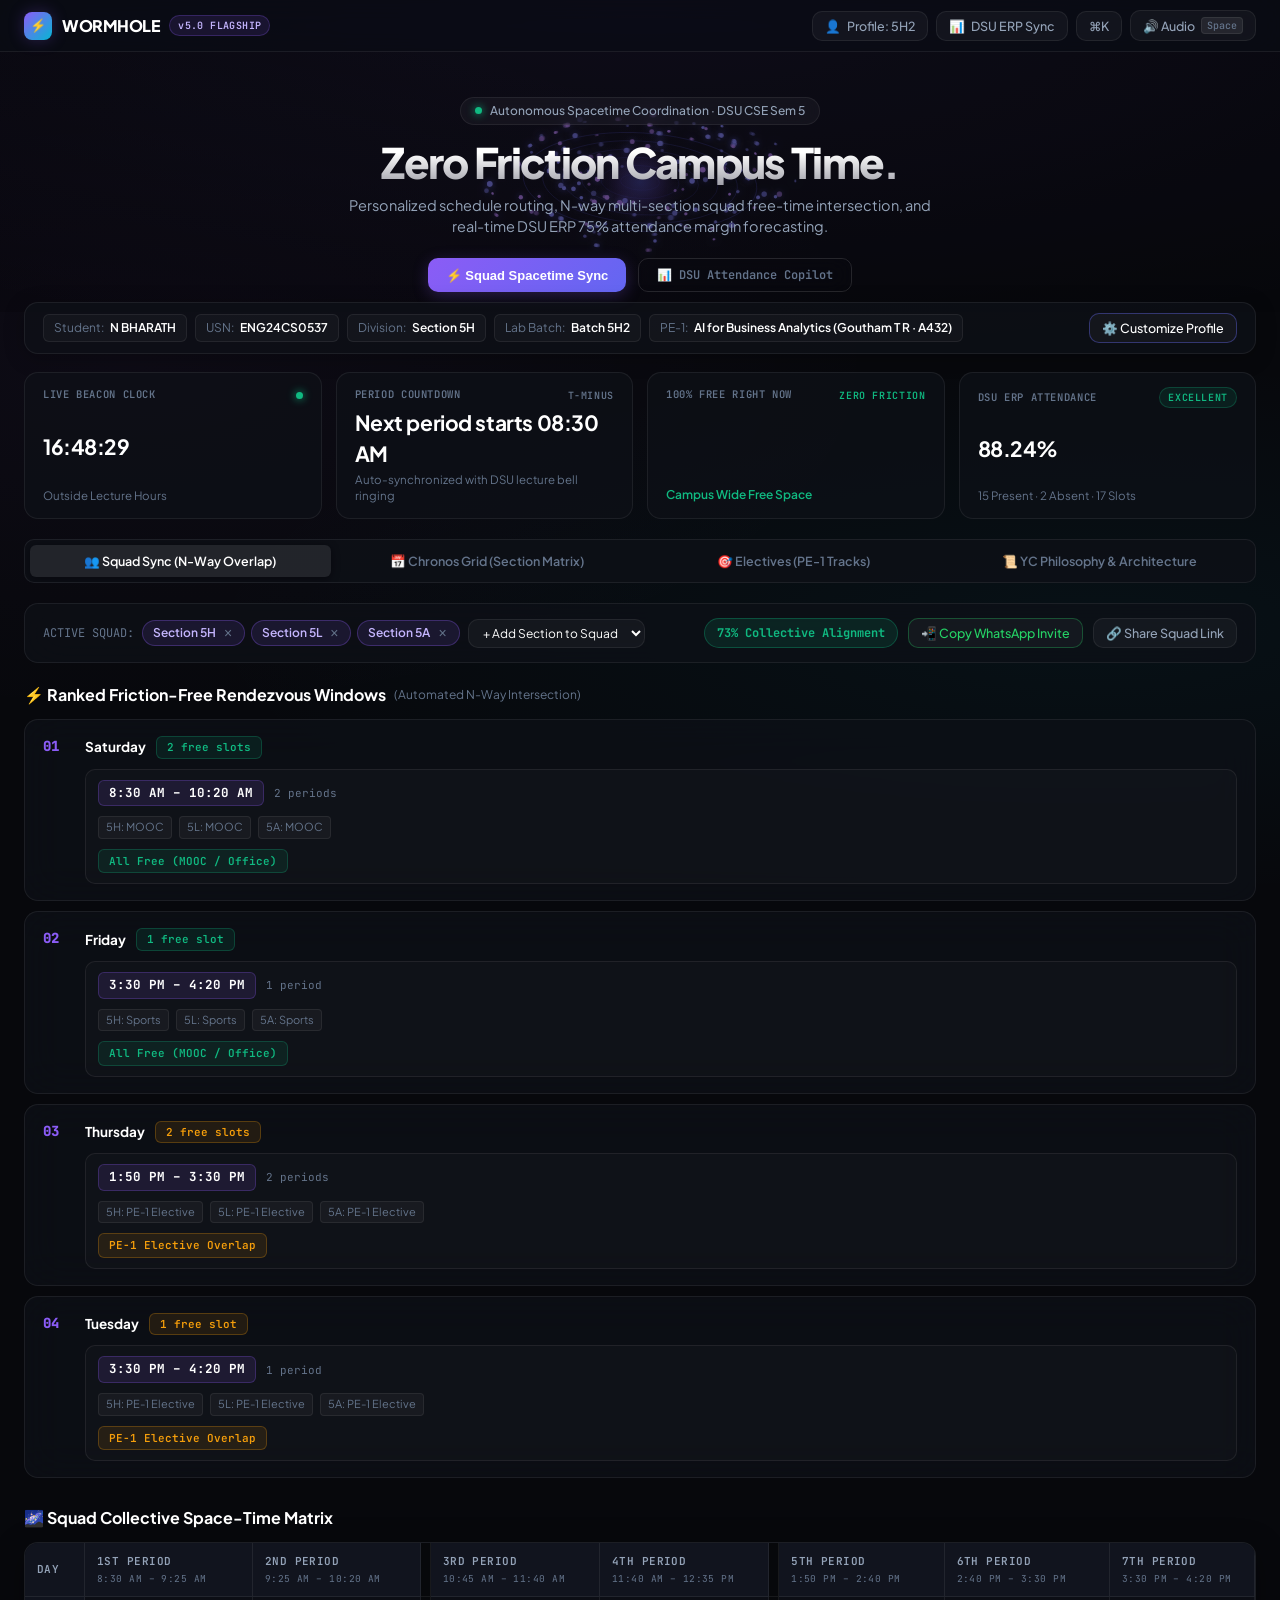
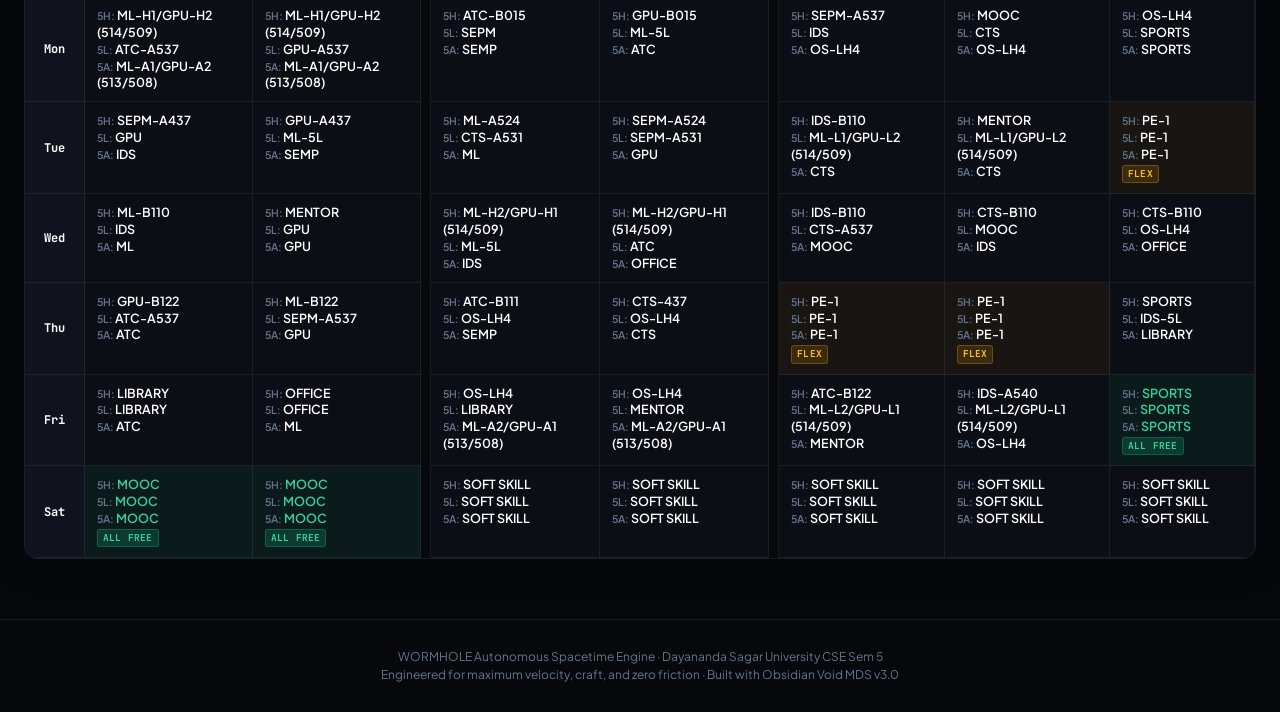
<file: index.html>
<!DOCTYPE html>
<html lang="en">
<head>
  <meta charset="UTF-8">
  <meta name="viewport" content="width=device-width, initial-scale=1.0">
  <title>Wormhole — Autonomous Spacetime Coordination Engine</title>
  <meta name="description" content="YC-grade autonomous spacetime coordination operating system for university schedules, multi-section squad sync, DSU ERP attendance bunk simulation, and profile personalization.">

  <!-- Google Fonts: Inter & JetBrains Mono -->
  <link rel="preconnect" href="https://fonts.googleapis.com">
  <link rel="preconnect" href="https://fonts.gstatic.com" crossorigin>
  <link href="https://fonts.googleapis.com/css2?family=Inter:wght@300;400;500;600;700;800&family=JetBrains+Mono:wght@400;500;600;700&display=swap" rel="stylesheet">

  <!-- Obsidian Void Design System -->
  <link rel="stylesheet" href="styles/main.css">
  <link rel="stylesheet" href="styles/components.css">
</head>
<body>

  <!-- Navigation Bar -->
  <header class="app-nav">
    <div class="container nav-layout">
      <a href="#" class="brand-wrap">
        <div class="brand-icon">⚡</div>
        <span>WORMHOLE</span>
        <span class="badge-version">v5.0 FLAGSHIP</span>
      </a>

      <div class="nav-controls">
        <button class="nav-btn" onclick="openProfileModal()">
          <span>👤</span> <span id="profileNavTag">Profile: 5H2</span>
        </button>
        <button class="nav-btn" onclick="openAttendanceModal()">
          <span>📊</span> <span id="attendanceNavTag">DSU ERP Sync</span>
        </button>
        <button class="nav-btn" onclick="openCommandPalette()">
          <span>⌘K</span> <span style="display:none;" class="kbd-badge">Palette</span>
        </button>
        <button id="audioToggleBtn" class="nav-btn">
          🔊 Audio <span class="kbd-badge">Space</span>
        </button>
      </div>
    </div>
  </header>

  <!-- Hero Canvas & Mission Header -->
  <section class="hero-wrapper">
    <canvas id="vortexCanvas"></canvas>
    <div class="container hero-body">
      <div class="hero-badge">
        <span class="status-dot"></span>
        Autonomous Spacetime Coordination · DSU CSE Sem 5
      </div>
      <h1 class="hero-title">Zero Friction Campus Time.</h1>
      <p class="hero-sub">
        Personalized schedule routing, N-way multi-section squad free-time intersection, and real-time DSU ERP 75% attendance margin forecasting.
      </p>
      <div style="display:flex; justify-content:center; gap:12px; flex-wrap:wrap;">
        <button class="btn-solid" onclick="document.querySelector('[data-view=\'squad\']').click()">
          ⚡ Squad Spacetime Sync
        </button>
        <button class="btn-outline" onclick="openAttendanceModal()">
          📊 DSU Attendance Copilot
        </button>
      </div>
    </div>
  </section>

  <!-- Main Operating Console -->
  <main class="container" style="position:relative; z-index:10; margin-top:-10px;">

    <!-- Student Profile Personalization Strip -->
    <div class="profile-bar">
      <div class="profile-meta-wrap">
        <div class="profile-tag">
          Student: <b id="profileStudentName">N BHARATH</b>
        </div>
        <div class="profile-tag">
          USN: <b id="profileStudentUsn">ENG24CS0537</b>
        </div>
        <div class="profile-tag">
          Division: <b id="profileStudentSection">Section 5H</b>
        </div>
        <div class="profile-tag">
          Lab Batch: <b id="profileStudentBatch">Batch 5H2</b>
        </div>
        <div class="profile-tag">
          PE-1: <b id="profileStudentElective">AI for Business Analytics (Prof. Gowtham)</b>
        </div>
      </div>
      <button class="nav-btn" onclick="openProfileModal()" style="color:var(--accent-indigo); border-color:rgba(99,102,241,0.4);">
        ⚙️ Customize Profile
      </button>
    </div>

    <!-- Live Quantum Beacon Radar HUD -->
    <div class="radar-hud">
      <div class="radar-card">
        <div class="radar-title">
          <span>LIVE BEACON CLOCK</span>
          <span class="status-dot"></span>
        </div>
        <div class="radar-value" id="liveClockTime">--:--:--</div>
        <div class="radar-sub" id="livePeriodStatus">Scanning campus frequency...</div>
      </div>

      <div class="radar-card">
        <div class="radar-title">
          <span>PERIOD COUNTDOWN</span>
          <span id="beaconCountdownTag" style="font-size:10px; color:var(--text-dim);">T-MINUS</span>
        </div>
        <div class="radar-value" id="beaconCountdown">--m --s remaining</div>
        <div class="radar-sub">Auto-synchronized with DSU lecture bell ringing</div>
      </div>

      <div class="radar-card">
        <div class="radar-title">
          <span>100% FREE RIGHT NOW</span>
          <span style="font-size:10px; color:var(--free-text);">ZERO FRICTION</span>
        </div>
        <div class="beacon-chips-wrap" id="beaconFreeSections">
          <span style="color:var(--text-dim); font-size:12px;">Computing live section states...</span>
        </div>
      </div>

      <div class="radar-card" onclick="openAttendanceModal()" style="cursor:pointer;">
        <div class="radar-title">
          <span>DSU ERP ATTENDANCE</span>
          <span id="overallAttendanceStatusBadge" class="status-pill safe" style="padding:2px 8px; font-size:10px;">SAFE</span>
        </div>
        <div class="radar-value" id="overallAttendancePct">88.24%</div>
        <div class="radar-sub" id="overallAttendanceSummary">
          <span id="overallPresentSlots">15 Present</span> · <span id="overallAbsentSlots">2 Absent</span> · <span id="overallConductedSlots">17 Total</span>
        </div>
      </div>
    </div>

    <!-- View Switcher -->
    <div class="segmented-nav">
      <button class="seg-btn active" data-view="squad">👥 Squad Sync (N-Way Overlap)</button>
      <button class="seg-btn" data-view="chronos">📅 Chronos Grid (Section Matrix)</button>
      <button class="seg-btn" data-view="electives">🎯 Electives (PE-1 Tracks)</button>
      <button class="seg-btn" data-view="docs">📜 YC Philosophy & Architecture</button>
    </div>

    <!-- VIEW 1: MULTI-SECTION SQUAD SYNC -->
    <section id="panel-squad" class="view-panel active">
      <div class="card-minimal squad-header-card">
        <div class="squad-chips-wrap">
          <div style="font-family:var(--font-mono); font-size:12px; color:var(--text-dim); text-transform:uppercase;">
            Active Squad:
          </div>
          <div id="squadChipsContainer" style="display:flex; gap:6px; flex-wrap:wrap;"></div>
          <select id="addSquadSectionSelect" class="select-minimal"></select>
        </div>

        <div style="display:flex; align-items:center; gap:10px; flex-wrap:wrap;">
          <div id="squadSyncScoreBadge" class="sync-score-badge">Computing Alignment...</div>
          <button id="whatsappBroadcastBtn" class="nav-btn" style="color:#25D366; border-color:rgba(37,211,102,0.3);">
            📲 Copy WhatsApp Invite
          </button>
          <button id="copyShareLinkBtn" class="nav-btn">
            🔗 Share Squad Link
          </button>
        </div>
      </div>

      <div style="margin-top:20px;">
        <h3 style="font-size:16px; font-weight:700; margin-bottom:12px; display:flex; align-items:center; gap:8px;">
          <span>⚡ Ranked Friction-Free Rendezvous Windows</span>
          <small style="font-weight:400; font-size:12px; color:var(--text-dim);">(Automated N-Way Intersection)</small>
        </h3>
        <ul id="squadRankList" class="rank-feed"></ul>
      </div>

      <div style="margin-top:28px;">
        <h3 style="font-size:16px; font-weight:700; margin-bottom:12px;">
          🌌 Squad Collective Space-Time Matrix
        </h3>
        <div class="matrix-container">
          <table id="squadOverlayTable" class="matrix-table"></table>
        </div>
      </div>
    </section>

    <!-- VIEW 2: CHRONOS MATRIX (Single Section) -->
    <section id="panel-chronos" class="view-panel">
      <div class="section-strip" id="sectionPigeonholes"></div>

      <div class="card-minimal" style="padding:18px 20px; margin-bottom:16px; display:flex; justify-content:space-between; align-items:center; flex-wrap:wrap; gap:12px;">
        <div>
          <h2 id="chronosSectionTitle" style="font-size:20px; font-weight:700; letter-spacing:-0.02em;">Section 5H</h2>
          <div id="chronosSectionMeta" style="font-size:12.5px; color:var(--text-muted); margin-top:2px;"></div>
        </div>
        <div style="display:flex; align-items:center; gap:12px; flex-wrap:wrap;">
          <div style="font-family:var(--font-mono); font-size:12px; color:var(--text-dim);">
            Free: <b id="analyticsFreeHours" style="color:var(--free-text);">0.0 hrs</b> · Flex: <b id="analyticsFlexHours" style="color:var(--flex-text);">0.0 hrs</b>
          </div>
          <button id="exportIcsBtn" class="nav-btn">
            📅 Export to Apple/Google Calendar (.ics)
          </button>
        </div>
      </div>

      <div class="matrix-container">
        <table id="chronosTimetable" class="matrix-table"></table>
      </div>

      <!-- Faculty Directory -->
      <div class="directory-wrap">
        <div class="dir-header">
          <h3 style="font-size:16px; font-weight:700;">Faculty & Course Directory</h3>
          <input type="text" id="facultySearchInput" class="input-minimal" placeholder="Filter by faculty, code (24CS3501), or topic...">
        </div>
        <table class="dir-table">
          <thead>
            <tr>
              <th>Course Code</th>
              <th>Course Title</th>
              <th>Faculty Name</th>
            </tr>
          </thead>
          <tbody id="directoryTableBody"></tbody>
        </table>
      </div>
    </section>

    <!-- VIEW 3: ELECTIVES -->
    <section id="panel-electives" class="view-panel">
      <div class="card-minimal" style="padding:20px; margin-bottom:20px;">
        <h2 style="font-size:18px; font-weight:700; margin-bottom:6px;">Program Elective 1 (PE-1) Tracks & Venues</h2>
        <p style="font-size:13px; color:var(--text-muted);">
          All PE-1 electives run simultaneously on <b style="color:var(--text-main);">Tuesday (08:30 – 10:20)</b> and <b style="color:var(--text-main);">Thursday (08:30 – 10:20)</b>.
        </p>
      </div>

      <table class="dir-table">
        <thead>
          <tr>
            <th>Track</th>
            <th>Specialization</th>
            <th>Faculty Mentor</th>
            <th>Assigned Classroom</th>
          </tr>
        </thead>
        <tbody id="electivesTableBody"></tbody>
      </table>
    </section>

    <!-- VIEW 4: DOCS & ARCHITECTURE -->
    <section id="panel-docs" class="view-panel">
      <div class="card-minimal" style="padding:28px;">
        <h2 style="font-size:22px; font-weight:800; margin-bottom:14px;">The WORMHOLE Manifesto</h2>
        <p style="font-size:14px; color:var(--text-muted); line-height:1.7; margin-bottom:16px;">
          Wormhole was engineered with a singular focus: eliminate university scheduling friction. Students at Dayananda Sagar University operate across 12 distinct sections (5A through 5L), 6 elective tracks, and split lab batches. Finding common meeting slots for hackathons, club meetings, and lunch was historically a 20-minute manual negotiation.
        </p>
        <h3 style="font-size:16px; font-weight:700; margin:20px 0 8px;">Spacetime Set Intersection Algorithm</h3>
        <p style="font-size:13.5px; color:var(--text-muted); line-height:1.6; margin-bottom:12px;">
          Given an arbitrary subset of sections $S \subseteq \{5A, \dots, 5L\}$, Wormhole computes the $N$-way intersection across all 42 weekly slots:
        </p>
        <pre style="background:var(--bg-surface-elevated); padding:14px; border-radius:6px; font-family:var(--font-mono); font-size:12px; color:var(--accent-cyan); overflow-x:auto;">OverlapScore(day, t) = min_{s \in S} CategoryWeight(s, day, t)</pre>
      </div>
    </section>

  </main>

  <!-- STUDENT PROFILE MODAL -->
  <div id="profileModal" class="cmd-backdrop">
    <div class="cmd-box" style="max-width:520px;">
      <div class="modal-header">
        <h3 style="font-size:16px; font-weight:700;">👤 Student Profile</h3>
        <button class="chip-remove" id="closeProfileModalBtn" style="font-size:18px;">&times;</button>
      </div>
      <div class="modal-body">

        <!-- Profile Switcher -->
        <div style="margin-bottom:18px; padding-bottom:16px; border-bottom:1px solid var(--border-subtle);">
          <div style="font-size:10px; font-weight:700; letter-spacing:0.08em; color:var(--text-dim); text-transform:uppercase; margin-bottom:8px;">Switch Profile</div>
          <div id="profileSwitcherList" style="display:flex; gap:8px; flex-wrap:wrap; align-items:center;"></div>
        </div>

        <!-- Identity Block -->
        <div style="margin-bottom:18px; padding-bottom:16px; border-bottom:1px solid var(--border-subtle);">
          <div style="font-size:10px; font-weight:700; letter-spacing:0.08em; color:var(--text-dim); text-transform:uppercase; margin-bottom:12px;">Identity</div>
          <div style="display:grid; grid-template-columns:1fr 1fr; gap:12px;">
            <div class="form-group" style="margin:0;">
              <label class="form-label">Full Name</label>
              <input type="text" id="profileNameInput" class="form-input" placeholder="e.g. N BHARATH" maxlength="40" />
            </div>
            <div class="form-group" style="margin:0;">
              <label class="form-label">USN</label>
              <input type="text" id="profileUsnInput" class="form-input" placeholder="e.g. ENG24CS0537" maxlength="15" style="text-transform:uppercase;" />
            </div>
          </div>
        </div>

        <!-- Academic Config Block -->
        <div style="margin-bottom:18px; padding-bottom:16px; border-bottom:1px solid var(--border-subtle);">
          <div style="font-size:10px; font-weight:700; letter-spacing:0.08em; color:var(--text-dim); text-transform:uppercase; margin-bottom:12px;">Academic Assignment</div>
          <div style="display:grid; grid-template-columns:1fr 1fr; gap:12px;">
            <div class="form-group" style="margin:0;">
              <label class="form-label">Assigned Section</label>
              <select id="profileSectionSelect" class="form-select">
                <option value="A">Section 5A</option>
                <option value="B">Section 5B</option>
                <option value="C">Section 5C</option>
                <option value="D">Section 5D</option>
                <option value="E">Section 5E</option>
                <option value="F">Section 5F</option>
                <option value="G">Section 5G</option>
                <option value="H" selected>Section 5H</option>
                <option value="I">Section 5I</option>
                <option value="J">Section 5J</option>
                <option value="K">Section 5K</option>
                <option value="L">Section 5L</option>
              </select>
            </div>
            <div class="form-group" style="margin:0;">
              <label class="form-label">Lab Batch</label>
              <select id="profileBatchSelect" class="form-select">
                <option value="1">Batch 1 (First Half · e.g. 5H1)</option>
                <option value="2" selected>Batch 2 (Second Half · e.g. 5H2)</option>
              </select>
              <small style="color:var(--text-dim); font-size:10.5px; display:block; margin-top:3px;">Auto-resolves ML ↔ GPU lab room swaps</small>
            </div>
          </div>
        </div>

        <!-- PE-1 Elective Block -->
        <div>
          <div style="font-size:10px; font-weight:700; letter-spacing:0.08em; color:var(--text-dim); text-transform:uppercase; margin-bottom:12px;">PE-1 Elective</div>
          <div class="form-group">
            <label class="form-label">Elective Track</label>
            <select id="profileElectiveSelect" class="form-select">
              <option value="24CS3508" selected>Track 01: 24CS3508 — AI for Business Analytics</option>
              <option value="24CS3509">Track 02: 24CS3509 — Deep Learning</option>
              <option value="24CS3511">Track 03: 24CS3511 — Cloud Computing</option>
              <option value="24CS3512">Track 04: 24CS3512 — Introduction to XR &amp; Immersive Technologies</option>
              <option value="24CS3513">Track 05: 24CS3513 — Computer Graphics</option>
            </select>
          </div>
          <div class="form-group" style="margin-top:10px;">
            <label class="form-label">Assigned Faculty Mentor &amp; Room</label>
            <select id="profileElectiveFacultySelect" class="form-select">
              <option value="Prof. Goutham T R (Gowtham)||A432" selected>Prof. Goutham T R (Gowtham) · Room A432</option>
              <option value="Prof. Sruthi Yapalaparvi||A424">Prof. Sruthi Yapalaparvi · Room A424</option>
              <option value="Prof. Pooja shree H R||A431">Prof. Pooja shree H R · Room A431</option>
              <option value="Prof. Prajwal S P||A433">Prof. Prajwal S P · Room A433</option>
              <option value="Prof. Sriparna Paul||A437">Prof. Sriparna Paul · Room A437</option>
            </select>
          </div>
        </div>

      </div>
      <div class="modal-footer" style="display:flex; justify-content:space-between; align-items:center;">
        <span id="profileSaveStatus" style="font-size:11.5px; color:var(--free-text); opacity:0; transition:opacity 0.3s;"></span>
        <button class="btn-solid" id="saveProfileBtn">Save Profile</button>
      </div>
    </div>
  </div>

  <!-- DSU ERP ATTENDANCE & BUNK SIMULATOR MODAL -->
  <div id="attendanceModal" class="cmd-backdrop">
    <div class="cmd-box" style="max-width:900px; width:95vw;">
      <div class="modal-header">
        <div style="display:flex; align-items:center; gap:10px;">
          <h3 style="font-size:16px; font-weight:700;">📊 DSU Attendance Copilot</h3>
          <span class="badge-version">ums.mydsi.org</span>
        </div>
        <div style="display:flex; align-items:center; gap:8px;">
          <button id="erpHowToSyncBtn" class="nav-btn" style="color:var(--accent-cyan); font-size:11px; font-weight:700;">🔗 Sync from ERP</button>
          <a id="dsuBookmarkletLink" class="nav-btn" href="#" style="color:var(--text-dim); font-size:11px;" title="Drag to bookmarks bar. Go to ums.mydsi.org, click it, Wormhole auto-imports your data.">⭐ Bookmarklet</a>
          <button id="resetAttendanceBtn" class="nav-btn" style="font-size:11px;">↺ Reset</button>
          <button class="chip-remove" id="closeAttendanceModalBtn" style="font-size:18px;">&times;</button>
        </div>
      </div>

      <div class="modal-body">

        <!-- ERP Sync Banner (shown when data is default/unsynced) -->
        <div id="erpSyncBanner" style="display:flex; align-items:center; justify-content:space-between; padding:10px 14px; background:rgba(139,92,246,0.08); border:1px solid rgba(139,92,246,0.25); border-radius:var(--radius-sm); margin-bottom:14px; gap:12px;">
          <div style="font-size:12px; color:var(--text-muted);">
            <b style="color:var(--primary-light);">⚡ Live ERP Sync available.</b> Drag the bookmarklet to your browser bar, then go to <b>ums.mydsi.org → Attendance Summary</b> and click it. Your real data auto-imports here.
          </div>
          <button id="erpHowToSyncBtn2" class="btn-solid" style="white-space:nowrap; padding:6px 14px; font-size:12px;" onclick="Wormhole.showERPSyncGuide()">How to Sync →</button>
        </div>

        <!-- Top: Overall Summary Strip -->
        <div id="attendanceSummaryStrip" style="display:grid; grid-template-columns:repeat(4,1fr); gap:10px; margin-bottom:18px; padding-bottom:16px; border-bottom:1px solid var(--border-subtle);"></div>

        <!-- Scenario Switcher -->
        <div style="margin-bottom:14px;">
          <div style="font-size:10px; font-weight:700; letter-spacing:0.08em; color:var(--text-dim); text-transform:uppercase; margin-bottom:8px;">Simulation Scenario</div>
          <div style="display:flex; gap:8px; flex-wrap:wrap;" id="scenarioBtnGroup">
            <button class="scenario-btn active" data-scenario="actual" id="scen-actual">📋 Actual (ERP)</button>
            <button class="scenario-btn" data-scenario="attend5" id="scen-attend5">✅ If I attend next 5</button>
            <button class="scenario-btn" data-scenario="miss5" id="scen-miss5">❌ If I miss next 5</button>
            <button class="scenario-btn" data-scenario="attendall" id="scen-attendall">🚀 If I attend all remaining</button>
            <button class="scenario-btn" data-scenario="missall" id="scen-missall">💀 Worst Case (miss all)</button>
            <button class="scenario-btn" data-scenario="custom" id="scen-custom">🎛 Custom</button>
          </div>

          <!-- Custom scenario controls (hidden by default) -->
          <div id="customScenarioPanel" style="display:none; margin-top:10px; background:rgba(255,255,255,0.03); border:1px solid var(--border-subtle); border-radius:var(--radius-sm); padding:12px;">
            <div style="font-size:11.5px; color:var(--text-dim); margin-bottom:10px;">Set how many future classes you plan to attend or skip <em>across all subjects</em>:</div>
            <div style="display:flex; gap:12px; align-items:center; flex-wrap:wrap;">
              <label style="font-size:12px; color:var(--text-main); display:flex; align-items:center; gap:8px;">
                Future classes to attend: <input type="number" id="customAttend" min="0" max="50" value="3" style="width:60px;" class="form-input" />
              </label>
              <label style="font-size:12px; color:var(--text-main); display:flex; align-items:center; gap:8px;">
                Future classes to miss: <input type="number" id="customMiss" min="0" max="50" value="2" style="width:60px;" class="form-input" />
              </label>
              <button class="btn-solid" id="applyCustomScenarioBtn" style="padding:6px 14px; font-size:12px;">Apply</button>
            </div>
          </div>
        </div>

        <!-- Scenario Result Insight Banner -->
        <div id="scenarioInsightBanner" style="display:none; margin-bottom:14px; padding:10px 14px; border-radius:var(--radius-sm); font-size:12.5px; border:1px solid; font-weight:500;"></div>

        <!-- Attendance Table -->
        <div class="matrix-container" style="margin:0 0 16px;">
          <table class="dir-table" style="font-size:12px;">
            <thead>
              <tr>
                <th>Course</th>
                <th style="text-align:center;">Conducted</th>
                <th style="text-align:center;">Present</th>
                <th style="text-align:center;">Absent</th>
                <th style="text-align:center;">Attendance %</th>
                <th>Status &amp; Buffer</th>
                <th style="text-align:center; white-space:nowrap;">Manual ±</th>
              </tr>
            </thead>
            <tbody id="attendanceModalTableBody"></tbody>
          </table>
        </div>

        <!-- Raw Text / Report Parser -->
        <details style="margin-top:4px; background:var(--bg-surface); padding:12px; border-radius:6px; border:1px solid var(--border-subtle);">
          <summary style="font-size:12px; font-weight:600; color:var(--text-dim); cursor:pointer;">
            📋 Paste raw text from ums.mydsi.org to sync your actual data
          </summary>
          <div style="margin-top:10px;">
            <textarea id="attendancePasteArea" class="form-textarea" rows="4" placeholder="Paste text copied from DSU ERP attendance table here (e.g. 24CS3501 GPU ARCHITECTURE 3 3 0 100%)..."></textarea>
            <div style="margin-top:8px; display:flex; justify-content:space-between; align-items:center;">
              <span style="font-size:11px; color:var(--text-dim);">Supports pasted table rows with course codes (24CS35XX) and numbers.</span>
              <button id="parseAttendanceTextBtn" class="btn-solid" style="padding:6px 14px; font-size:12px;">⚡ Parse &amp; Sync</button>
            </div>
          </div>
        </details>

      </div>
    </div>
  </div>

  <!-- COMMAND PALETTE (⌘K) -->
  <div id="commandPaletteModal" class="cmd-backdrop">
    <div class="cmd-box">
      <div class="cmd-input-wrap">
        <span style="color:var(--text-dim);">⌘</span>
        <input type="text" id="cmdSearchInput" class="cmd-input" placeholder="Search section (5A-5L), faculty, course code, or action...">
        <span class="kbd-badge">ESC</span>
      </div>
      <div id="cmdSearchResults" class="cmd-results"></div>
    </div>
  </div>

  <!-- Footer -->
  <footer class="app-footer">
    <div class="container footer-copy">
      WORMHOLE Autonomous Spacetime Engine · Dayananda Sagar University CSE Sem 5<br>
      Engineered for maximum velocity, craft, and zero friction · Built with Obsidian Void MDS v3.0
    </div>
  </footer>

  <!-- Scripts -->
  <script src="scripts/data.js"></script>
  <script src="scripts/sound.js"></script>
  <script src="scripts/particles.js"></script>
  <script src="scripts/engine.js"></script>
</body>
</html>
</file>
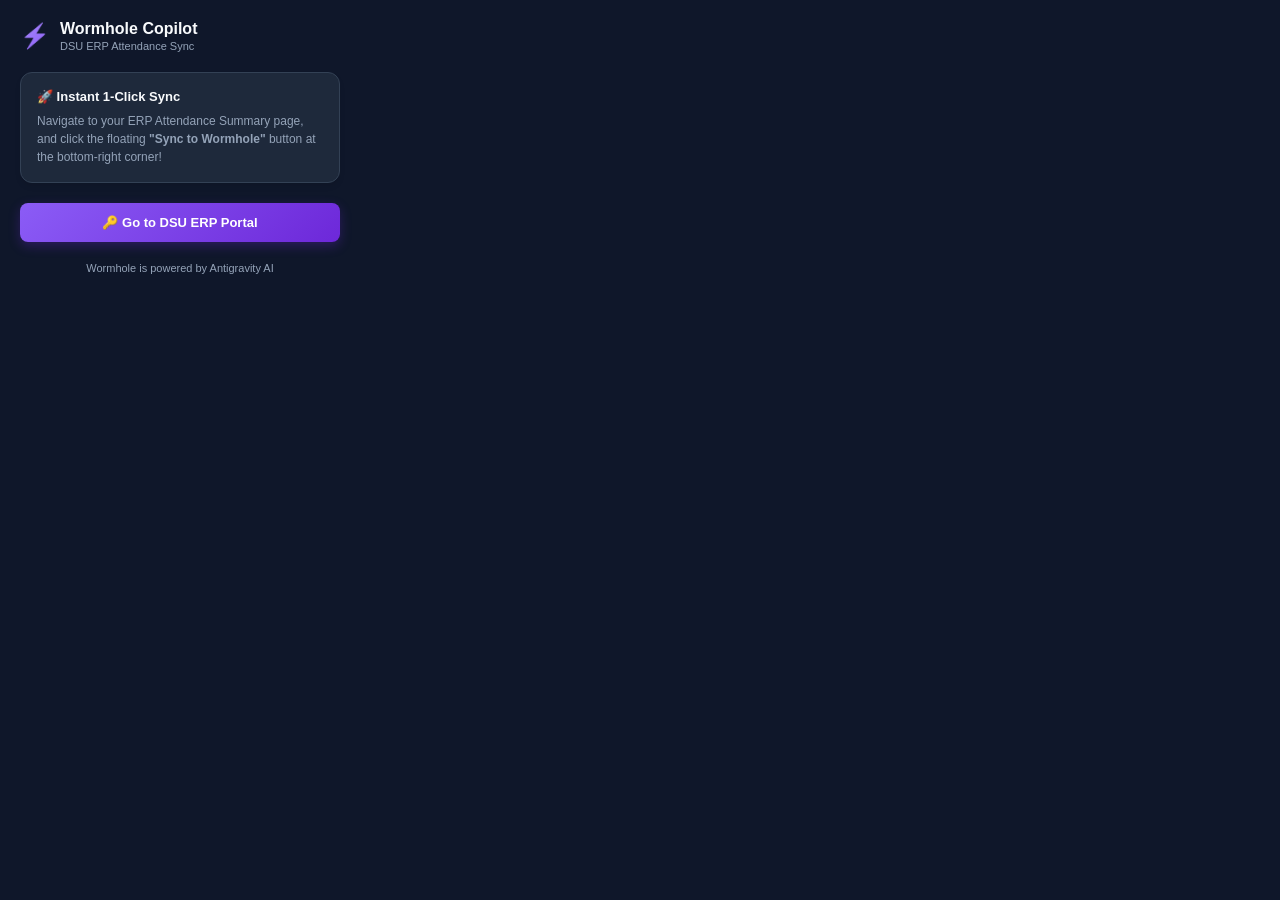
<file: extension/popup.html>
<!DOCTYPE html>
<html>
<head>
  <meta charset="utf-8">
  <style>
    :root {
      --bg: #0f172a;
      --card-bg: #1e293b;
      --primary: #8b5cf6;
      --primary-hover: #7c3aed;
      --text: #f8fafc;
      --text-dim: #94a3b8;
      --border: #334155;
    }
    body {
      width: 320px;
      margin: 0;
      padding: 20px;
      background-color: var(--bg);
      color: var(--text);
      font-family: -apple-system, BlinkMacSystemFont, "Segoe UI", Roboto, sans-serif;
    }
    .header {
      display: flex;
      align-items: center;
      gap: 10px;
      margin-bottom: 20px;
    }
    .logo {
      font-size: 24px;
      background: linear-gradient(135deg, #a78bfa, #8b5cf6);
      -webkit-background-clip: text;
      -webkit-text-fill-color: transparent;
      font-weight: 800;
    }
    .title {
      font-size: 16px;
      font-weight: 700;
      margin: 0;
    }
    .subtitle {
      font-size: 11px;
      color: var(--text-dim);
      margin: 2px 0 0 0;
    }
    .card {
      background: var(--card-bg);
      border: 1px solid var(--border);
      border-radius: 12px;
      padding: 16px;
      margin-bottom: 20px;
      box-shadow: 0 4px 6px -1px rgb(0 0 0 / 0.1);
    }
    .card-title {
      font-size: 13px;
      font-weight: 700;
      margin-top: 0;
      margin-bottom: 8px;
      display: flex;
      align-items: center;
      gap: 6px;
    }
    .card-text {
      font-size: 12px;
      color: var(--text-dim);
      line-height: 1.5;
      margin: 0;
    }
    .btn {
      display: block;
      width: 100%;
      box-sizing: border-box;
      padding: 12px;
      background: linear-gradient(135deg, #8b5cf6, #6d28d9);
      color: #fff;
      border: none;
      border-radius: 8px;
      font-size: 13px;
      font-weight: 700;
      cursor: pointer;
      text-align: center;
      text-decoration: none;
      box-shadow: 0 4px 12px rgba(109, 40, 217, 0.3);
      transition: all 0.2s ease;
    }
    .btn:hover {
      transform: translateY(-1px);
      box-shadow: 0 6px 16px rgba(109, 40, 217, 0.4);
      filter: brightness(1.1);
    }
    .footer {
      text-align: center;
      font-size: 11px;
      color: var(--text-dim);
    }
    .footer a {
      color: var(--primary);
      text-decoration: none;
    }
    .footer a:hover {
      text-decoration: underline;
    }
  </style>
</head>
<body>
  <div class="header">
    <div class="logo">⚡</div>
    <div>
      <h1 class="title">Wormhole Copilot</h1>
      <p class="subtitle">DSU ERP Attendance Sync</p>
    </div>
  </div>

  <div class="card">
    <h3 class="card-title">🚀 Instant 1-Click Sync</h3>
    <p class="card-text">
      Navigate to your ERP Attendance Summary page, and click the floating <b>"Sync to Wormhole"</b> button at the bottom-right corner!
    </p>
  </div>

  <button id="openErpBtn" class="btn">🔑 Go to DSU ERP Portal</button>

  <div style="margin-top: 20px;" class="footer">
    Wormhole is powered by Antigravity AI
  </div>

  <script src="popup.js"></script>
</body>
</html>
</file>
<file: styles/main.css>
/* ===================================================================
   WORMHOLE DESIGN TOKENS & OBSIDIAN VOID FOUNDATION
   YC Tier · Linear / Raycast / Cron Aesthetic · Dark OLED & Glass
   =================================================================== */

@import url('https://fonts.googleapis.com/css2?family=Plus+Jakarta+Sans:wght@300;400;500;600;700;800&family=JetBrains+Mono:wght@400;500;600;700&family=Inter:wght@400;500;600;700&display=swap');

:root {
  /* Surfaces & Void */
  --bg-app: #07080c;
  --bg-card: rgba(14, 16, 23, 0.75);
  --bg-card-hover: rgba(22, 25, 36, 0.85);
  --bg-card-solid: #0f1118;
  --bg-glass: rgba(10, 12, 18, 0.78);
  --bg-glass-elevated: rgba(18, 21, 31, 0.85);
  
  /* Hairline Precision Borders */
  --border-subtle: rgba(255, 255, 255, 0.07);
  --border-medium: rgba(255, 255, 255, 0.12);
  --border-bright: rgba(255, 255, 255, 0.22);
  --border-glow: rgba(139, 92, 246, 0.35);

  /* Neon Cyber & Signal Accents */
  --primary: #8b5cf6;
  --primary-glow: rgba(139, 92, 246, 0.25);
  --accent-cyan: #06b6d4;
  --accent-cyan-glow: rgba(6, 182, 212, 0.25);
  --accent-blue: #3b82f6;
  --accent-purple: #a855f7;

  /* Semantic Status Colors */
  --free-text: #10b981;
  --free-bg: rgba(16, 185, 129, 0.1);
  --free-border: rgba(16, 185, 129, 0.25);
  --free-glow: rgba(16, 185, 129, 0.3);

  --flex-text: #f59e0b;
  --flex-bg: rgba(245, 158, 11, 0.1);
  --flex-border: rgba(245, 158, 11, 0.25);

  --danger-text: #f43f5e;
  --danger-bg: rgba(244, 63, 94, 0.1);
  --danger-border: rgba(244, 63, 94, 0.25);

  /* Typography */
  --text-main: #ffffff;
  --text-muted: #94a3b8;
  --text-dim: #64748b;
  --text-faint: #334155;

  --font-sans: 'Plus Jakarta Sans', -apple-system, BlinkMacSystemFont, 'Inter', sans-serif;
  --font-mono: 'JetBrains Mono', monospace;

  /* Geometry */
  --radius-xs: 6px;
  --radius-sm: 10px;
  --radius-md: 14px;
  --radius-lg: 20px;
  --radius-full: 9999px;

  /* Transitions */
  --transition-fast: 0.15s cubic-bezier(0.16, 1, 0.3, 1);
  --transition-smooth: 0.25s cubic-bezier(0.16, 1, 0.3, 1);
  --transition-bounce: 0.4s cubic-bezier(0.34, 1.56, 0.64, 1);
}

/* Global Reset & Smoothness */
*, *::before, *::after {
  box-sizing: border-box;
  margin: 0;
  padding: 0;
}

html {
  scroll-behavior: smooth;
  background-color: var(--bg-app);
  color: var(--text-main);
  font-family: var(--font-sans);
  -webkit-font-smoothing: antialiased;
  -moz-osx-font-smoothing: grayscale;
}

body {
  background-color: var(--bg-app);
  background-image: 
    radial-gradient(ellipse 90% 40% at 50% 0%, rgba(139, 92, 246, 0.08), transparent),
    radial-gradient(ellipse 70% 30% at 85% 70%, rgba(6, 182, 212, 0.05), transparent),
    radial-gradient(ellipse 60% 40% at 10% 40%, rgba(168, 85, 247, 0.04), transparent);
  background-attachment: fixed;
  min-height: 100vh;
  color: var(--text-main);
  overflow-x: hidden;
  line-height: 1.5;
}

/* Minimalist Scrollbar */
::-webkit-scrollbar {
  width: 6px;
  height: 6px;
}
::-webkit-scrollbar-track {
  background: transparent;
}
::-webkit-scrollbar-thumb {
  background: rgba(255, 255, 255, 0.12);
  border-radius: var(--radius-full);
}
::-webkit-scrollbar-thumb:hover {
  background: rgba(255, 255, 255, 0.24);
}

/* Animations */
@keyframes subtlePulse {
  0%, 100% { opacity: 1; transform: scale(1); }
  50% { opacity: 0.4; transform: scale(0.92); }
}

@keyframes glowBorder {
  0%, 100% { border-color: rgba(139, 92, 246, 0.3); box-shadow: 0 0 12px rgba(139, 92, 246, 0.1); }
  50% { border-color: rgba(6, 182, 212, 0.6); box-shadow: 0 0 20px rgba(6, 182, 212, 0.25); }
}

@keyframes floatAnim {
  0%, 100% { transform: translateY(0px); }
  50% { transform: translateY(-4px); }
}

.animate-pulse {
  animation: subtlePulse 2s cubic-bezier(0.4, 0, 0.6, 1) infinite;
}
</file>
<file: styles/components.css>
/* ===================================================================
   WORMHOLE FLAGSHIP YC COMPONENT ARCHITECTURE
   Obsidian Void · Linear / Raycast / Cron Level Craftsmanship
   =================================================================== */

.container {
  max-width: 1320px;
  margin: 0 auto;
  padding: 0 24px;
}

/* Glass Surfaces */
.card-minimal {
  background: var(--bg-card);
  backdrop-filter: blur(20px);
  -webkit-backdrop-filter: blur(20px);
  border: 1px solid var(--border-subtle);
  border-radius: var(--radius-md);
  transition: all var(--transition-smooth);
}

.card-minimal:hover {
  border-color: var(--border-medium);
  background: var(--bg-card-hover);
}

/* Top Navigation Bar */
header.app-nav {
  position: sticky;
  top: 0;
  z-index: 100;
  background: var(--bg-glass);
  backdrop-filter: blur(24px) saturate(180%);
  -webkit-backdrop-filter: blur(24px) saturate(180%);
  border-bottom: 1px solid var(--border-subtle);
  padding: 10px 0;
}

.nav-layout {
  display: flex;
  align-items: center;
  justify-content: space-between;
}

.brand-wrap {
  display: flex;
  align-items: center;
  gap: 10px;
  text-decoration: none;
  color: var(--text-main);
  font-weight: 800;
  font-size: 16px;
  letter-spacing: -0.03em;
}

.brand-icon {
  width: 28px;
  height: 28px;
  border-radius: 8px;
  background: linear-gradient(135deg, var(--primary), #06b6d4);
  display: flex;
  align-items: center;
  justify-content: center;
  font-size: 13px;
  box-shadow: 0 0 16px var(--primary-glow);
}

.badge-version {
  font-family: var(--font-mono);
  font-size: 10px;
  font-weight: 600;
  padding: 2px 8px;
  border-radius: var(--radius-full);
  background: rgba(139, 92, 246, 0.12);
  color: #c4b5fd;
  border: 1px solid rgba(139, 92, 246, 0.25);
  letter-spacing: 0.04em;
}

.nav-controls {
  display: flex;
  align-items: center;
  gap: 8px;
  flex-wrap: wrap;
}

.nav-btn {
  background: rgba(255, 255, 255, 0.04);
  border: 1px solid var(--border-subtle);
  color: var(--text-muted);
  padding: 6px 12px;
  border-radius: var(--radius-sm);
  font-family: var(--font-sans);
  font-size: 12.5px;
  font-weight: 500;
  cursor: pointer;
  display: inline-flex;
  align-items: center;
  gap: 6px;
  transition: all var(--transition-fast);
}

.nav-btn:hover {
  background: rgba(255, 255, 255, 0.08);
  border-color: var(--border-medium);
  color: var(--text-main);
  transform: translateY(-1px);
}

.kbd-badge {
  font-family: var(--font-mono);
  font-size: 10px;
  background: rgba(255, 255, 255, 0.08);
  padding: 1px 5px;
  border-radius: 4px;
  border: 1px solid var(--border-subtle);
  color: var(--text-dim);
}

/* Status Dot */
.status-dot {
  width: 7px;
  height: 7px;
  border-radius: 50%;
  background: #10b981;
  box-shadow: 0 0 8px #10b981;
  display: inline-block;
}

/* Hero Section */
.hero-wrapper {
  position: relative;
  padding: 44px 0 20px;
  text-align: center;
  overflow: hidden;
}

#vortexCanvas {
  position: absolute;
  top: 0;
  left: 0;
  width: 100%;
  height: 100%;
  pointer-events: none;
  opacity: 0.5;
  z-index: 1;
}

.hero-body {
  position: relative;
  z-index: 2;
  max-width: 800px;
  margin: 0 auto;
}

.hero-badge {
  display: inline-flex;
  align-items: center;
  gap: 8px;
  padding: 4px 14px;
  border-radius: var(--radius-full);
  background: rgba(255, 255, 255, 0.04);
  border: 1px solid var(--border-subtle);
  font-size: 12px;
  font-weight: 500;
  color: var(--text-muted);
  margin-bottom: 14px;
  backdrop-filter: blur(12px);
}

.hero-title {
  font-size: 42px;
  font-weight: 800;
  letter-spacing: -0.04em;
  line-height: 1.1;
  margin-bottom: 10px;
  background: linear-gradient(180deg, #ffffff 30%, #a1a1aa 100%);
  -webkit-background-clip: text;
  -webkit-text-fill-color: transparent;
}

.hero-sub {
  font-size: 14.5px;
  color: var(--text-muted);
  max-width: 600px;
  margin: 0 auto 20px;
  line-height: 1.5;
}

/* Buttons */
.btn-solid {
  background: linear-gradient(135deg, var(--primary), #6366f1);
  color: #ffffff;
  border: none;
  padding: 8px 18px;
  border-radius: var(--radius-sm);
  font-size: 13px;
  font-weight: 600;
  cursor: pointer;
  display: inline-flex;
  align-items: center;
  gap: 8px;
  box-shadow: 0 4px 16px var(--primary-glow);
  transition: all var(--transition-fast);
}

.btn-solid:hover {
  transform: translateY(-1px);
  box-shadow: 0 6px 22px rgba(139, 92, 246, 0.4);
}

.btn-outline {
  background: rgba(255, 255, 255, 0.03);
  color: var(--text-main);
  border: 1px solid var(--border-subtle);
  padding: 8px 18px;
  border-radius: var(--radius-sm);
  font-size: 13px;
  font-weight: 600;
  cursor: pointer;
  display: inline-flex;
  align-items: center;
  gap: 8px;
  transition: all var(--transition-fast);
  backdrop-filter: blur(12px);
}

.btn-outline:hover {
  background: rgba(255, 255, 255, 0.08);
  border-color: var(--border-medium);
  transform: translateY(-1px);
}

/* Student Profile Command Bar */
.profile-bar {
  display: flex;
  align-items: center;
  justify-content: space-between;
  background: var(--bg-card);
  border: 1px solid var(--border-subtle);
  border-radius: var(--radius-md);
  padding: 10px 18px;
  margin-bottom: 18px;
  gap: 14px;
  flex-wrap: wrap;
  box-shadow: 0 4px 20px rgba(0, 0, 0, 0.25);
}

.profile-meta-wrap {
  display: flex;
  align-items: center;
  gap: 8px;
  flex-wrap: wrap;
}

.profile-tag {
  background: rgba(255, 255, 255, 0.03);
  border: 1px solid var(--border-subtle);
  padding: 4px 10px;
  border-radius: var(--radius-xs);
  font-size: 12px;
  color: var(--text-dim);
  display: inline-flex;
  align-items: center;
  gap: 6px;
}

.profile-tag b {
  color: var(--text-main);
  font-weight: 600;
}

/* Quantum Beacon Radar HUD */
.radar-hud {
  display: grid;
  grid-template-columns: repeat(auto-fit, minmax(260px, 1fr));
  gap: 14px;
  margin-bottom: 20px;
}

.radar-card {
  background: var(--bg-card);
  border: 1px solid var(--border-subtle);
  border-radius: var(--radius-md);
  padding: 14px 18px;
  display: flex;
  flex-direction: column;
  justify-content: space-between;
  min-height: 104px;
  transition: all var(--transition-smooth);
}

.radar-card:hover {
  border-color: var(--border-medium);
  background: var(--bg-card-hover);
  transform: translateY(-2px);
  box-shadow: 0 8px 24px rgba(0, 0, 0, 0.3);
}

.radar-title {
  display: flex;
  align-items: center;
  justify-content: space-between;
  font-family: var(--font-mono);
  font-size: 10.5px;
  font-weight: 600;
  letter-spacing: 0.06em;
  color: var(--text-dim);
  text-transform: uppercase;
}

.radar-value {
  font-family: var(--font-sans);
  font-size: 21px;
  font-weight: 700;
  letter-spacing: -0.02em;
  color: var(--text-main);
  margin: 4px 0 2px;
}

.radar-sub {
  font-size: 11.5px;
  color: var(--text-dim);
  line-height: 1.4;
}

.status-pill {
  display: inline-flex;
  align-items: center;
  gap: 5px;
  font-family: var(--font-mono);
  font-size: 10.5px;
  font-weight: 600;
  padding: 2px 8px;
  border-radius: var(--radius-full);
}

.status-pill.safe {
  background: var(--free-bg);
  color: var(--free-text);
  border: 1px solid var(--free-border);
}

.status-pill.danger {
  background: var(--danger-bg);
  color: var(--danger-text);
  border: 1px solid var(--danger-border);
}

.beacon-chips-wrap {
  display: flex;
  gap: 6px;
  flex-wrap: wrap;
  margin-top: 6px;
}

.beacon-chip {
  font-family: var(--font-mono);
  font-size: 11px;
  font-weight: 600;
  padding: 2px 8px;
  border-radius: var(--radius-xs);
  background: var(--free-bg);
  color: var(--free-text);
  border: 1px solid var(--free-border);
  cursor: pointer;
  transition: all var(--transition-fast);
}

.beacon-chip:hover {
  background: rgba(16, 185, 129, 0.2);
  transform: translateY(-1px);
}

/* Segmented Navigation Switcher */
.segmented-nav {
  display: flex;
  gap: 6px;
  background: rgba(14, 16, 23, 0.9);
  padding: 5px;
  border-radius: var(--radius-sm);
  border: 1px solid var(--border-subtle);
  margin-bottom: 20px;
  overflow-x: auto;
}

.seg-btn {
  flex: 1;
  min-width: 150px;
  background: transparent;
  border: none;
  color: var(--text-dim);
  padding: 8px 14px;
  font-family: var(--font-sans);
  font-size: 12.5px;
  font-weight: 600;
  border-radius: var(--radius-xs);
  cursor: pointer;
  transition: all var(--transition-fast);
  white-space: nowrap;
  text-align: center;
}

.seg-btn:hover {
  color: var(--text-main);
  background: rgba(255, 255, 255, 0.04);
}

.seg-btn.active {
  color: var(--text-main);
  background: rgba(255, 255, 255, 0.09);
  box-shadow: 0 2px 8px rgba(0, 0, 0, 0.4);
}

/* View Panels */
.view-panel {
  display: none;
  animation: fadeIn 0.2s ease-out;
}

.view-panel.active {
  display: block;
}

@keyframes fadeIn {
  from { opacity: 0; transform: translateY(4px); }
  to { opacity: 1; transform: translateY(0); }
}

/* ===================================================================
   TIMETABLE MATRIX & CELL CARDS
   =================================================================== */

.matrix-container {
  overflow-x: auto;
  border: 1px solid var(--border-subtle);
  border-radius: var(--radius-md);
  background: var(--bg-card);
  margin-bottom: 24px;
  box-shadow: 0 8px 30px rgba(0, 0, 0, 0.35);
}

.matrix-table {
  width: 100%;
  border-collapse: separate;
  border-spacing: 0;
  text-align: left;
  font-size: 12.5px;
}

.matrix-table th {
  background: rgba(18, 21, 31, 0.98);
  color: var(--text-muted);
  font-family: var(--font-mono);
  font-size: 11px;
  font-weight: 600;
  text-transform: uppercase;
  letter-spacing: 0.04em;
  padding: 10px 12px;
  border-bottom: 1px solid var(--border-subtle);
  border-right: 1px solid var(--border-subtle);
  white-space: nowrap;
}

.matrix-table th .th-time {
  display: block;
  font-size: 9.5px;
  color: var(--text-dim);
  font-weight: 400;
  margin-top: 2px;
  text-transform: none;
}

.matrix-table th.break-cell, .matrix-table td.break-cell {
  width: 10px;
  min-width: 10px;
  padding: 0;
  background: rgba(0, 0, 0, 0.4);
  border-right: 1px solid var(--border-subtle);
}

.matrix-table td.day-cell {
  font-family: var(--font-mono);
  font-weight: 700;
  font-size: 12px;
  color: #fff;
  background: rgba(18, 21, 31, 0.85);
  width: 60px;
  min-width: 60px;
  text-align: center;
  vertical-align: middle;
  border-bottom: 1px solid var(--border-subtle);
  border-right: 1px solid var(--border-subtle);
}

.matrix-table td.cell-slot {
  padding: 10px 12px;
  border-bottom: 1px solid var(--border-subtle);
  border-right: 1px solid var(--border-subtle);
  vertical-align: top;
  min-width: 145px;
  background: rgba(14, 16, 23, 0.6);
  transition: all var(--transition-fast);
}

.matrix-table td.cell-slot:hover {
  background: rgba(22, 26, 38, 0.9);
}

.matrix-table td.cell-slot.active-period {
  border: 1px solid var(--primary);
  background: rgba(139, 92, 246, 0.12);
  box-shadow: inset 0 0 16px rgba(139, 92, 246, 0.25);
}

.cell-name {
  font-size: 12.5px;
  font-weight: 600;
  color: var(--text-main);
  line-height: 1.35;
}

.cell-tag {
  display: inline-block;
  font-family: var(--font-mono);
  font-size: 9.5px;
  font-weight: 700;
  padding: 1px 5px;
  border-radius: 3px;
  letter-spacing: 0.02em;
}

/* Category Color Tiers */
.cat-free {
  background: rgba(16, 185, 129, 0.08) !important;
}
.cat-free .cell-name {
  color: #34d399;
}
.cat-free .cell-tag {
  background: rgba(16, 185, 129, 0.2);
  color: #34d399;
  border: 1px solid rgba(16, 185, 129, 0.3);
}

.cat-skiphigh {
  background: rgba(245, 158, 11, 0.06) !important;
}
.cat-skiphigh .cell-tag {
  background: rgba(245, 158, 11, 0.15);
  color: #fbbf24;
  border: 1px solid rgba(245, 158, 11, 0.3);
}

.cat-skiplow {
  background: rgba(249, 115, 22, 0.05) !important;
}
.cat-skiplow .cell-tag {
  background: rgba(249, 115, 22, 0.15);
  color: #fb923c;
  border: 1px solid rgba(249, 115, 22, 0.3);
}

/* Attendance Badge inside Cell */
.attendance-tag {
  font-family: var(--font-mono);
  font-size: 9.5px;
  font-weight: 600;
  padding: 1px 5px;
  border-radius: 3px;
  display: inline-flex;
  align-items: center;
  gap: 3px;
}

.attendance-tag.safe {
  background: rgba(16, 185, 129, 0.15);
  color: #34d399;
  border: 1px solid rgba(16, 185, 129, 0.3);
}

.attendance-tag.danger {
  background: rgba(244, 63, 94, 0.15);
  color: #fb7185;
  border: 1px solid rgba(244, 63, 94, 0.35);
}

/* Section Strip (Pigeonholes) */
.section-strip {
  display: flex;
  gap: 8px;
  margin-bottom: 16px;
  overflow-x: auto;
  padding-bottom: 4px;
}

.sec-pill {
  padding: 6px 14px;
  background: var(--bg-card);
  border: 1px solid var(--border-subtle);
  border-radius: var(--radius-sm);
  color: var(--text-muted);
  font-size: 12.5px;
  font-weight: 600;
  cursor: pointer;
  transition: all var(--transition-fast);
  white-space: nowrap;
  display: flex;
  align-items: center;
  gap: 6px;
}

.sec-pill small {
  font-size: 10px;
  color: var(--text-dim);
  font-weight: 400;
}

.sec-pill:hover {
  background: var(--bg-card-hover);
  border-color: var(--border-medium);
  color: var(--text-main);
}

.sec-pill.active {
  background: rgba(139, 92, 246, 0.15);
  border-color: rgba(139, 92, 246, 0.5);
  color: #fff;
  box-shadow: 0 2px 10px rgba(139, 92, 246, 0.25);
}

.sec-pill.active small {
  color: #c4b5fd;
}

/* Squad Sync Components */
.squad-header-card {
  padding: 14px 18px;
  display: flex;
  align-items: center;
  justify-content: space-between;
  flex-wrap: wrap;
  gap: 14px;
  margin-bottom: 18px;
}

.squad-chips-wrap {
  display: flex;
  align-items: center;
  gap: 8px;
  flex-wrap: wrap;
}

.squad-chip {
  display: inline-flex;
  align-items: center;
  gap: 6px;
  background: rgba(139, 92, 246, 0.12);
  border: 1px solid rgba(139, 92, 246, 0.3);
  color: #c4b5fd;
  padding: 3px 10px;
  border-radius: var(--radius-full);
  font-size: 12px;
  font-weight: 600;
}

.squad-chip .chip-remove {
  background: none;
  border: none;
  color: var(--text-dim);
  cursor: pointer;
  font-size: 14px;
  line-height: 1;
  padding: 0 2px;
  transition: color var(--transition-fast);
}

.squad-chip .chip-remove:hover {
  color: var(--danger-text);
}

.select-minimal {
  background: rgba(255, 255, 255, 0.04);
  border: 1px solid var(--border-subtle);
  color: var(--text-main);
  padding: 5px 10px;
  border-radius: var(--radius-sm);
  font-family: var(--font-sans);
  font-size: 12px;
  outline: none;
  cursor: pointer;
}

.select-minimal option {
  background: var(--bg-card-solid);
  color: var(--text-main);
}

.sync-score-badge {
  font-family: var(--font-mono);
  font-size: 12px;
  font-weight: 700;
  padding: 5px 12px;
  border-radius: var(--radius-full);
  background: rgba(16, 185, 129, 0.12);
  color: var(--free-text);
  border: 1px solid rgba(16, 185, 129, 0.3);
}

/* Ranked Rendezvous Windows */
.rank-feed {
  list-style: none;
  display: flex;
  flex-direction: column;
  gap: 10px;
}

.rank-item {
  display: flex;
  align-items: center;
  justify-content: space-between;
  padding: 12px 18px;
  gap: 14px;
}

.rank-num {
  font-family: var(--font-mono);
  font-size: 14px;
  font-weight: 800;
  color: var(--primary);
  width: 28px;
}

.rank-main {
  flex: 1;
}

.rank-header {
  font-size: 13.5px;
  font-weight: 700;
  color: var(--text-main);
}

.rank-sub {
  font-size: 11.5px;
  color: var(--text-dim);
  margin-top: 2px;
}

.tier-pill {
  font-family: var(--font-mono);
  font-size: 11px;
  font-weight: 600;
  padding: 3px 10px;
  border-radius: var(--radius-xs);
  white-space: nowrap;
}

.tier-3 {
  background: var(--free-bg);
  color: var(--free-text);
  border: 1px solid var(--free-border);
}

.tier-2 {
  background: var(--flex-bg);
  color: var(--flex-text);
  border: 1px solid var(--flex-border);
}

.tier-1 {
  background: rgba(249, 115, 22, 0.1);
  color: #fb923c;
  border: 1px solid rgba(249, 115, 22, 0.25);
}

/* Squad Sync — Day-grouped window layout */
.rank-item {
  display: flex;
  align-items: flex-start;
  padding: 16px 18px;
  gap: 14px;
}

.squad-windows-container {
  display: flex;
  flex-direction: column;
  gap: 0;
}

.squad-window-row {
  display: flex;
  flex-direction: column;
  gap: 4px;
  padding: 10px 12px;
  border-radius: var(--radius-sm);
  background: rgba(255, 255, 255, 0.02);
  border: 1px solid var(--border-subtle);
}

.window-divider {
  height: 6px;
}

.squad-window-time {
  display: flex;
  align-items: center;
  gap: 10px;
  flex-wrap: wrap;
}

.rank-time-badge {
  font-family: var(--font-mono);
  font-size: 12.5px;
  font-weight: 700;
  color: var(--text-main);
  background: rgba(139, 92, 246, 0.12);
  border: 1px solid rgba(139, 92, 246, 0.25);
  padding: 3px 10px;
  border-radius: var(--radius-xs);
}

.rank-duration {
  font-size: 11px;
  color: var(--text-dim);
  font-family: var(--font-mono);
}

.rank-section-tag {
  display: inline-block;
  font-size: 11px;
  color: var(--text-dim);
  background: rgba(255, 255, 255, 0.04);
  border: 1px solid var(--border-subtle);
  padding: 2px 7px;
  border-radius: 4px;
  margin-right: 5px;
  margin-top: 2px;
}

.rank-total-badge {
  font-size: 11px;
  font-family: var(--font-mono);
  font-weight: 600;
  padding: 2px 10px;
  border-radius: var(--radius-xs);
}

.rank-total-badge.tier-3 {
  background: var(--free-bg);
  color: var(--free-text);
  border: 1px solid var(--free-border);
}

.rank-total-badge.tier-2 {
  background: var(--flex-bg);
  color: var(--flex-text);
  border: 1px solid var(--flex-border);
}

.rank-total-badge.tier-1 {
  background: rgba(249, 115, 22, 0.1);
  color: #fb923c;
  border: 1px solid rgba(249, 115, 22, 0.25);
}


/* Directory Tables */
.directory-wrap {
  margin-top: 28px;
  background: var(--bg-card);
  border: 1px solid var(--border-subtle);
  border-radius: var(--radius-md);
  padding: 18px;
}

.dir-header {
  display: flex;
  justify-content: space-between;
  align-items: center;
  margin-bottom: 14px;
  flex-wrap: wrap;
  gap: 12px;
}

.input-minimal {
  background: rgba(255, 255, 255, 0.04);
  border: 1px solid var(--border-subtle);
  color: var(--text-main);
  padding: 6px 12px;
  border-radius: var(--radius-sm);
  font-family: var(--font-sans);
  font-size: 12.5px;
  width: 260px;
  outline: none;
  transition: all var(--transition-fast);
}

.input-minimal:focus {
  border-color: var(--primary);
  background: rgba(255, 255, 255, 0.07);
  box-shadow: 0 0 12px var(--primary-glow);
}

.dir-table {
  width: 100%;
  border-collapse: collapse;
  font-size: 12.5px;
}

.dir-table th {
  text-align: left;
  padding: 8px 12px;
  font-family: var(--font-mono);
  font-size: 10.5px;
  color: var(--text-dim);
  border-bottom: 1px solid var(--border-subtle);
}

.dir-table td {
  padding: 10px 12px;
  border-bottom: 1px solid var(--border-subtle);
  color: var(--text-muted);
}

.dir-table tr:hover td {
  background: rgba(255, 255, 255, 0.02);
  color: var(--text-main);
}

/* Modals & Backdrops */
.modal-overlay, .cmd-backdrop {
  position: fixed;
  inset: 0;
  background: rgba(0, 0, 0, 0.82);
  backdrop-filter: blur(16px);
  -webkit-backdrop-filter: blur(16px);
  z-index: 200;
  display: none;
  align-items: center;
  justify-content: center;
  padding: 20px;
}

.modal-overlay.open, .modal-overlay.active, .cmd-backdrop.open {
  display: flex;
}

.modal-card, .cmd-box {
  background: #0f1118;
  border: 1px solid var(--border-medium);
  border-radius: var(--radius-lg);
  max-width: 680px;
  width: 100%;
  max-height: 90vh;
  overflow-y: auto;
  padding: 24px;
  box-shadow: 0 24px 70px rgba(0, 0, 0, 0.8), 0 0 35px rgba(139, 92, 246, 0.15);
  animation: modalPop 0.2s cubic-bezier(0.16, 1, 0.3, 1);
}

@keyframes modalPop {
  from { opacity: 0; transform: scale(0.96) translateY(8px); }
  to { opacity: 1; transform: scale(1) translateY(0); }
}

.modal-header {
  display: flex;
  justify-content: space-between;
  align-items: center;
  margin-bottom: 18px;
  padding-bottom: 12px;
  border-bottom: 1px solid var(--border-subtle);
}

.modal-body {
  margin-bottom: 16px;
}

.modal-footer {
  display: flex;
  justify-content: flex-end;
  gap: 10px;
  padding-top: 14px;
  border-top: 1px solid var(--border-subtle);
}

.modal-title {
  font-size: 17px;
  font-weight: 700;
  color: var(--text-main);
  display: flex;
  align-items: center;
  gap: 8px;
}

.chip-remove, .close-btn {
  background: transparent;
  border: none;
  color: var(--text-dim);
  font-size: 20px;
  cursor: pointer;
  line-height: 1;
  transition: color var(--transition-fast);
}

.chip-remove:hover, .close-btn:hover {
  color: #fff;
}

.form-textarea {
  width: 100%;
  background: rgba(255, 255, 255, 0.04);
  border: 1px solid var(--border-subtle);
  color: var(--text-main);
  padding: 10px 12px;
  border-radius: var(--radius-sm);
  font-family: var(--font-mono);
  font-size: 12px;
  outline: none;
  resize: vertical;
}

.form-textarea:focus {
  border-color: var(--primary);
  background: rgba(255, 255, 255, 0.07);
}

/* Command Palette (⌘K) */
.cmd-modal {
  position: fixed;
  inset: 0;
  background: rgba(0, 0, 0, 0.8);
  backdrop-filter: blur(14px);
  -webkit-backdrop-filter: blur(14px);
  z-index: 210;
  display: none;
  align-items: flex-start;
  justify-content: center;
  padding-top: 100px;
}

.cmd-modal.open {
  display: flex;
}

.cmd-box {
  background: #0f1118;
  border: 1px solid var(--border-medium);
  border-radius: var(--radius-md);
  max-width: 580px;
  width: 100%;
  overflow: hidden;
  box-shadow: 0 24px 70px rgba(0, 0, 0, 0.85), 0 0 40px rgba(139, 92, 246, 0.2);
  animation: modalPop 0.2s cubic-bezier(0.16, 1, 0.3, 1);
}

.cmd-input-wrap {
  display: flex;
  align-items: center;
  padding: 14px 18px;
  border-bottom: 1px solid var(--border-subtle);
  gap: 12px;
}

.cmd-input {
  width: 100%;
  background: transparent;
  border: none;
  color: #fff;
  font-size: 15px;
  outline: none;
  font-family: var(--font-sans);
}

.cmd-results {
  max-height: 360px;
  overflow-y: auto;
  padding: 8px;
}

.cmd-item {
  display: flex;
  align-items: center;
  justify-content: space-between;
  padding: 10px 14px;
  border-radius: var(--radius-xs);
  cursor: pointer;
  transition: background var(--transition-fast);
  color: var(--text-muted);
}

.cmd-item:hover, .cmd-item.active {
  background: rgba(139, 92, 246, 0.15);
  color: #fff;
}

/* Stepper for Bunk Simulator */
.stepper-wrap {
  display: flex;
  gap: 4px;
  align-items: center;
}

.step-btn {
  background: rgba(255, 255, 255, 0.06);
  border: 1px solid var(--border-subtle);
  color: var(--text-main);
  width: 26px;
  height: 26px;
  border-radius: 4px;
  cursor: pointer;
  font-family: var(--font-mono);
  font-size: 11px;
  font-weight: 700;
  display: inline-flex;
  align-items: center;
  justify-content: center;
  transition: all var(--transition-fast);
}

.step-btn:hover {
  background: rgba(255, 255, 255, 0.15);
  border-color: var(--border-medium);
}

/* Form Groups */
.form-group {
  margin-bottom: 14px;
}

.form-label {
  display: block;
  font-family: var(--font-mono);
  font-size: 11px;
  color: var(--text-dim);
  margin-bottom: 6px;
  text-transform: uppercase;
  letter-spacing: 0.04em;
}

.form-select, .form-input {
  width: 100%;
  background: rgba(255, 255, 255, 0.04);
  border: 1px solid var(--border-subtle);
  color: var(--text-main);
  padding: 8px 12px;
  border-radius: var(--radius-sm);
  font-family: var(--font-sans);
  font-size: 13px;
  outline: none;
  transition: all var(--transition-fast);
}

.form-select:focus, .form-input:focus {
  border-color: var(--primary);
  background: rgba(255, 255, 255, 0.07);
  box-shadow: 0 0 12px var(--primary-glow);
}

.form-select option {
  background: #0f1118;
  color: #fff;
}

/* Footer */
footer.app-footer {
  margin-top: 60px;
  border-top: 1px solid var(--border-subtle);
  padding: 28px 0;
  text-align: center;
  color: var(--text-dim);
  font-size: 12px;
}

/* Scenario Simulator Buttons */
.scenario-btn {
  background: rgba(255, 255, 255, 0.04);
  border: 1px solid var(--border-subtle);
  color: var(--text-dim);
  padding: 6px 12px;
  border-radius: var(--radius-sm);
  font-size: 12px;
  font-weight: 600;
  cursor: pointer;
  transition: all var(--transition-fast);
  white-space: nowrap;
}

.scenario-btn:hover {
  background: rgba(255, 255, 255, 0.09);
  border-color: var(--border-medium);
  color: var(--text-main);
}

.scenario-btn.active {
  background: rgba(139, 92, 246, 0.15);
  border-color: rgba(139, 92, 246, 0.45);
  color: var(--primary-light);
}

/* Step button color variants */
.step-btn.step-minus:hover { background: rgba(239, 68, 68, 0.15); border-color: rgba(239,68,68,0.35); color: #EF4444; }
.step-btn.step-plus:hover  { background: rgba(16, 185, 129, 0.15); border-color: rgba(16,185,129,0.35); color: #10B981; }

/* Form textarea */
.form-textarea {
  width: 100%;
  background: rgba(255, 255, 255, 0.04);
  border: 1px solid var(--border-subtle);
  color: var(--text-main);
  padding: 8px 12px;
  border-radius: var(--radius-sm);
  font-family: var(--font-mono);
  font-size: 12px;
  outline: none;
  resize: vertical;
  transition: all var(--transition-fast);
}

.form-textarea:focus {
  border-color: var(--primary);
  background: rgba(255, 255, 255, 0.07);
  box-shadow: 0 0 12px var(--primary-glow);
}

/* Outline Button */
.btn-outline {
  background: transparent;
  border: 1px solid var(--border-medium);
  color: var(--text-dim);
  padding: 8px 18px;
  border-radius: var(--radius-sm);
  font-family: var(--font-mono);
  font-size: 12px;
  font-weight: 600;
  cursor: pointer;
  transition: all var(--transition-fast);
}

.btn-outline:hover {
  background: rgba(255, 255, 255, 0.06);
  color: var(--text-main);
  border-color: var(--border-medium);
}

/* ERP Import Modal fade-in */
@keyframes fadeInUp {
  from { opacity: 0; transform: translateY(24px) scale(0.97); }
  to   { opacity: 1; transform: translateY(0) scale(1); }
}
</file>
